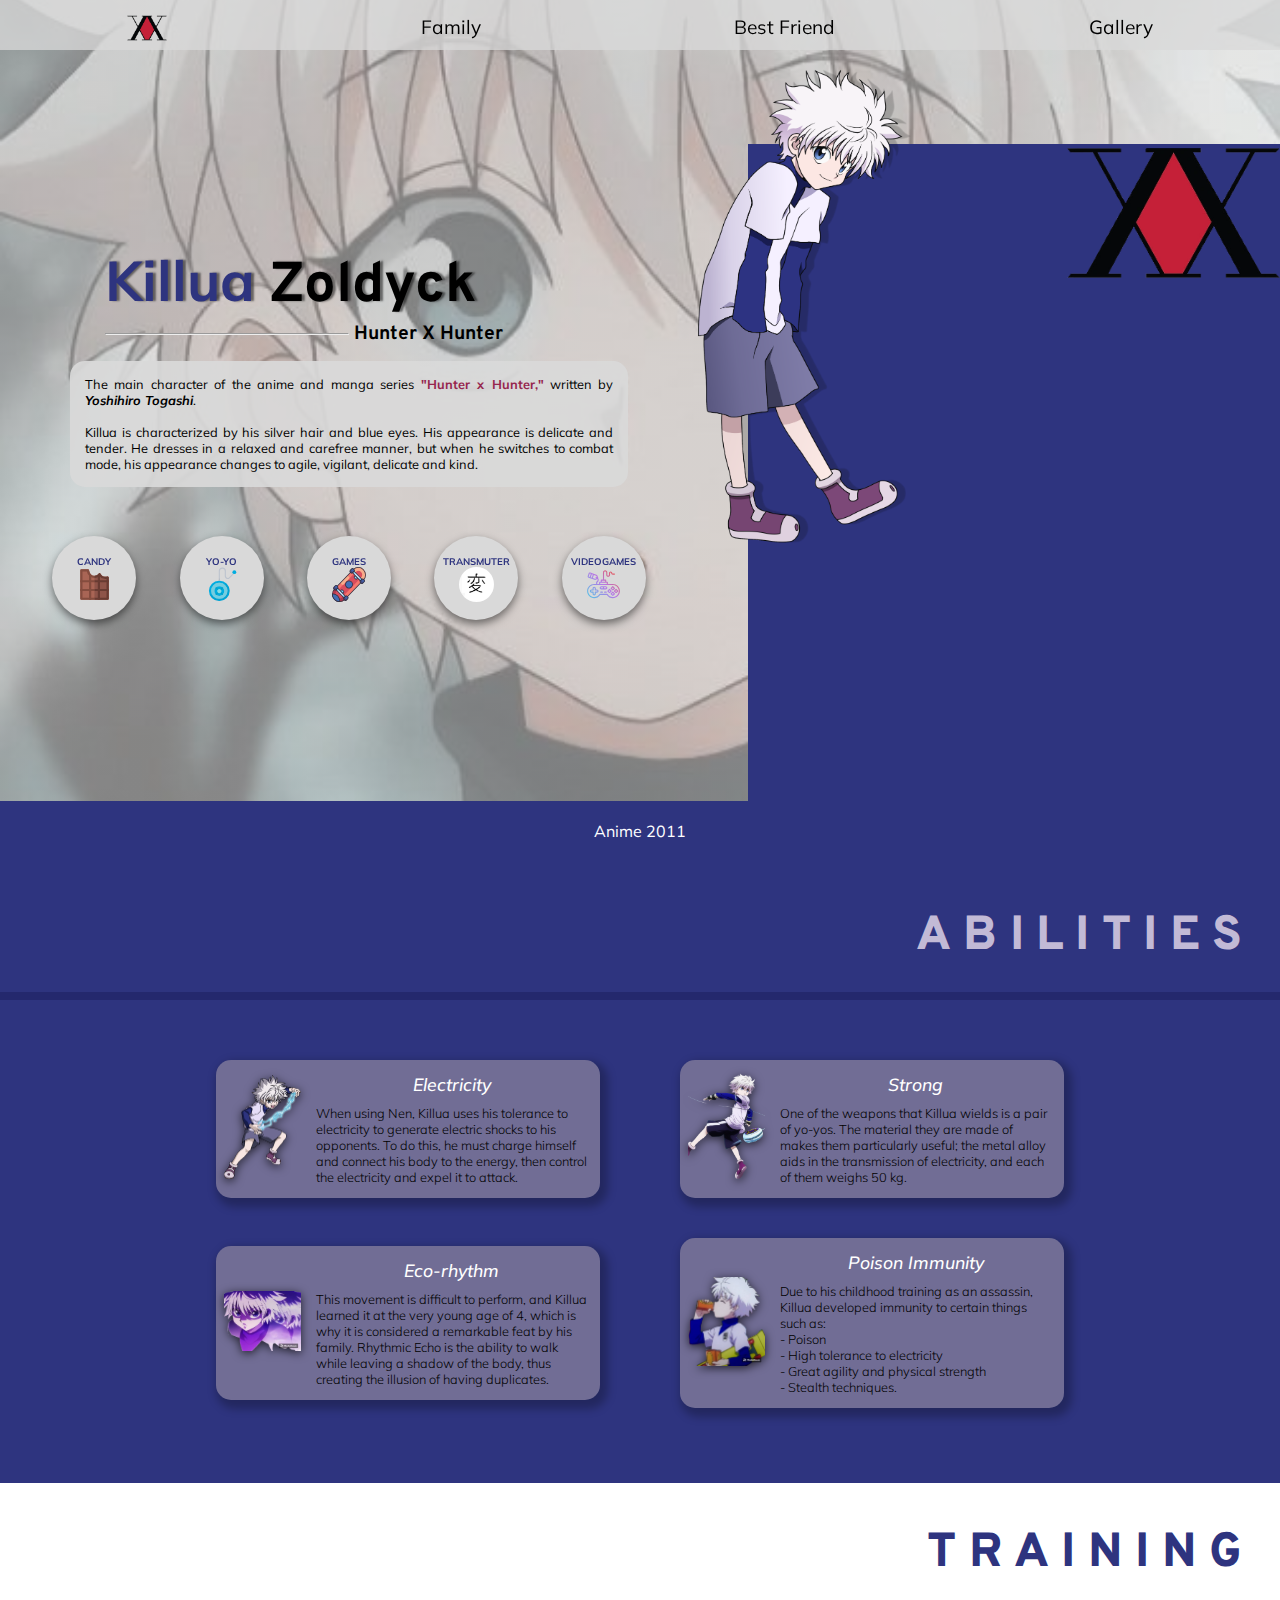
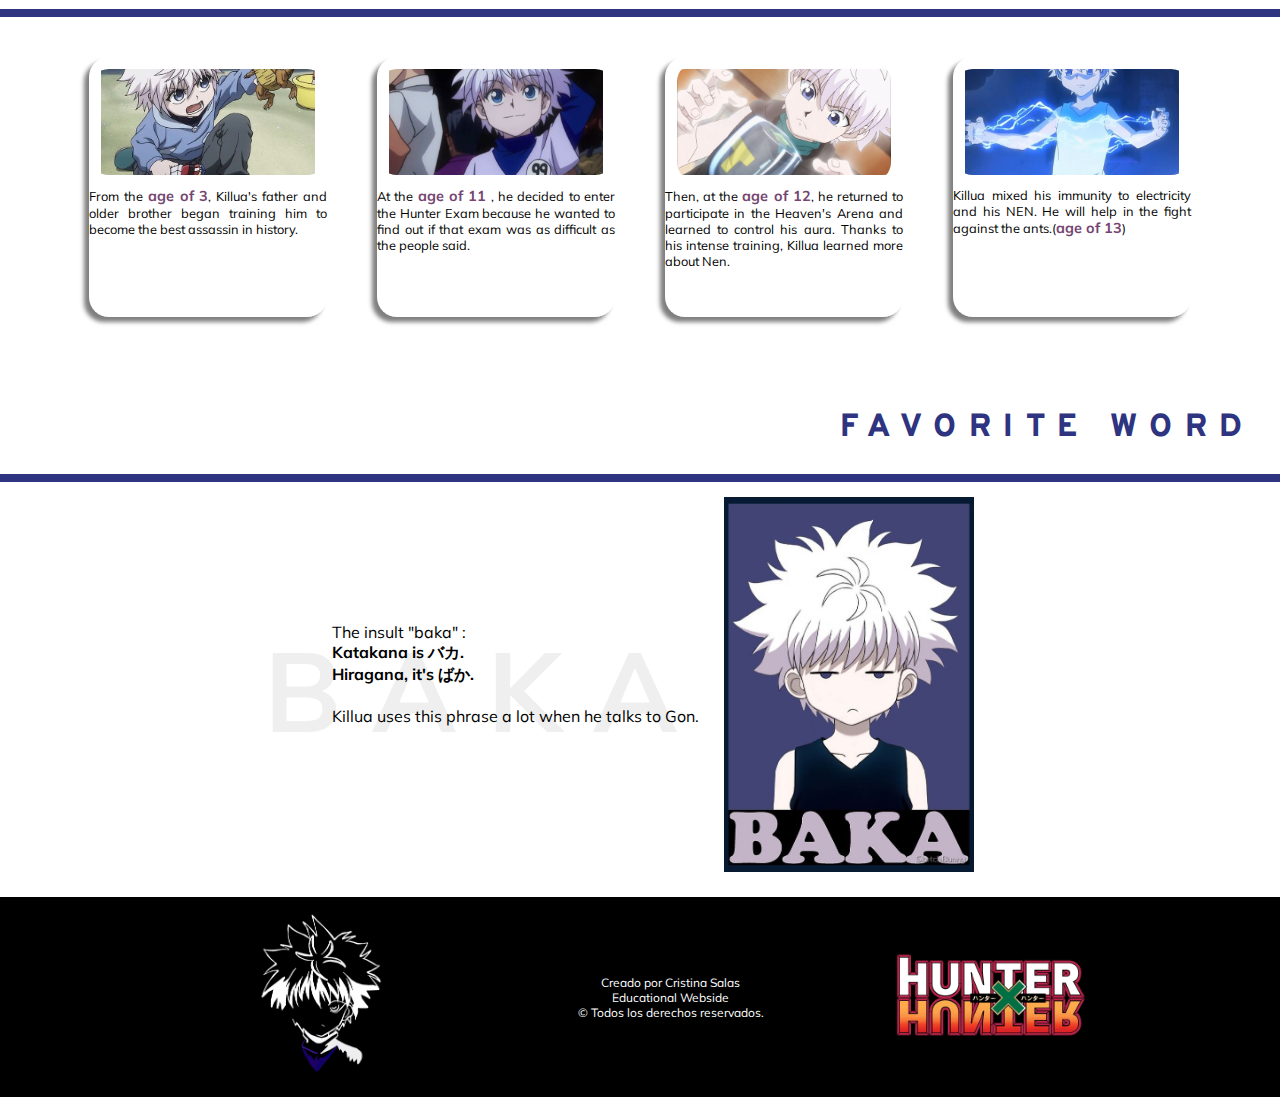
<file: index.html>
<!DOCTYPE html>
<html lang="en">
  <head>
    <meta charset="UTF-8" />
    <meta name="viewport" content="width=device-width, initial-scale=1.0" />
    <link rel="stylesheet" href="styles\reset.css" />
    <link rel="stylesheet" href="styles\main.css" />
    <link
      rel="stylesheet"
      href="styles/main-desktop.css"
      media="(min-width:1023px)"
    />
    <title>Killua-Zoldyck</title>
    <link
      href="https://cdn.jsdelivr.net/npm/bootstrap@5.3.1/dist/css/bootstrap.min.css"
      rel="stylesheet"
      integrity="sha384-4bw+/aepP/YC94hEpVNVgiZdgIC5+VKNBQNGCHeKRQN+PtmoHDEXuppvnDJzQIu9"
      crossorigin="anonymous"
    />
    <link
      rel="stylesheet"
      href="https://fonts.googleapis.com/css2?family=Material+Symbols+Outlined:opsz,wght,FILL,GRAD@24,400,0,0"
    />

    <link
      rel="shortcut icon"
      href="images\Hero\Hunter_Association_logo.webp"
      type="image/x-icon"
    />
  </head>
  <body>
    <header id="header">
      <nav id="navegation">
        <ul class="navegation_menu">
          <li>
            <a href="./index.html"
              ><b class="active">Home</b>
              <img src="images\Hero\Hunter_Association_logo.webp" alt="Home"
            /></a>
          </li>
          <li><a href="/sub-pages/family.html">Family</a></li>
          <li><a href="/sub-pages/best-friend.html">Best Friend</a></li>
          <li><a href="/sub-pages/gallery.html">Gallery</a></li>
        </ul>
      </nav>

      <div class="container-hero">
        <div class="container-hero-info">
          <div class="container-titles">
            <h1 class="title"><em>Killua</em> Zoldyck</h1>
            <div class="sub-title">
              <hr />
              <h5 class="sub-title-2">Hunter X Hunter</h5>
            </div>
          </div>



          <div class="container-paragraph">
            <p>
              The main character of the anime and manga series  <strong>"Hunter x Hunter,"</strong> written by <b>Yoshihiro Togashi</b>.
            </p>
            <br />
            <p>
              Killua is characterized by his silver hair and blue eyes. His appearance is delicate and tender. He dresses in a relaxed and carefree manner, but when he switches to combat mode, his appearance changes to agile, vigilant, delicate and kind.
            </p>
          </div>
          
          <div class="container-icons">
            <ul>
              <li>
                <h4 class="icons-title">CANDY</h4>
                <img src="images\Hero\Icons\chocolate.svg" alt="Chocolate" />
              </li>
              <li>
                <h4 class="icons-title">YO-YO</h4>
                <img src="images\Hero\Icons\yoyo.svg" alt="Yo-yo" />
              </li>
              <li>
                <h4 class="icons-title">GAMES</h4>
                <img src="images\Hero\Icons\skateboard.svg" alt="Skateboard" />
              </li>
              <li>
                <h4 class="icons-title">TRANSMUTER</h4>
                <img
                  src="images\Hero\Icons\imag_transmuter.jpg"
                  alt="Transmuter"
                  class="transmuter"
                />
              </li>
              <li>
                <h4 class="icons-title">VIDEOGAMES</h4>
                <img src="images\Hero\Icons\videogame.svg" alt="videogames" />
              </li>
            </ul>
            <div class="container-img-mobile">
              <img src="images\Hero\killua_hero.png" alt="posteer-killua" />
            </div>
          </div>
        </div>

        <div class="container-imagen">
          <div class="container-img-desktop">
            <img
              src="images\Hero\killua_hero.png"
              alt="posteer-killua"
              class="killua"
            />
            <div class="container-hunter">
              <img
                src="images\Hero\Hunter_Association_logo.webp"
                alt="hunter"
                class="hunter"
              />
            </div>
          </div>
        </div>
      </div>

      <p class="footer-hero" >Anime 2011</p>
    </header>

    <section id="abilities">
      <h2 class="abilities-title">ABILITIES</h2>

      <div class="container-articles">
        <article class="container-article">
          <div class="container-img-abilities">
            <img
              src="images\abilities\Killua_Zoldyck_electricity.webp"
              alt="Electricity"
            />
          </div>
          <div class="container-abilities">
            <h5>Electricity</h5>
            <p>
              When using Nen, Killua uses his tolerance to electricity to
              generate electric shocks to his opponents. To do this, he must
              charge himself and connect his body to the energy, then control
              the electricity and expel it to attack.
            </p>
          </div>
        </article>
        <article class="container-article">
          <div class="container-img-abilities">
            <img src="images\abilities\killua-yoyo.png" alt="Strong" />
          </div>
          <div class="container-abilities">
            <h5>Strong</h5>
            <p>
              One of the weapons that Killua wields is a pair of yo-yos. The
              material they are made of makes them particularly useful; the
              metal alloy aids in the transmission of electricity, and each of
              them weighs 50 kg.
            </p>
          </div>
        </article>
        <article class="container-article">
          <div class="container-img-abilities">
            <img src="images\abilities\eco-ritmo.png" alt="Eco-rhythm" />
          </div>
          <div class="container-abilities">
            <h5>Eco-rhythm</h5>
            <p>
              This movement is difficult to perform, and Killua learned it at
              the very young age of 4, which is why it is considered a
              remarkable feat by his family. Rhythmic Echo is the ability to
              walk while leaving a shadow of the body, thus creating the
              illusion of having duplicates.
            </p>
          </div>
        </article>
        <article class="container-article">
          <div class="container-img-abilities">
            <img
              src="images\abilities\poison_immunity.png"
              alt="Poison Immunity"
            />
          </div>
          <div class="container-abilities">
            <h5>Poison Immunity</h5>
            <p>
              Due to his childhood training as an assassin, Killua developed
              immunity to certain things such as: <br />
              - Poison <br />
              - High tolerance to electricity <br />
              - Great agility and physical strength <br />
              - Stealth techniques.
            </p>
          </div>
        </article>
      </div>
    </section>

    <section id="training">
      <h2 class="training-title">TRAINING</h2>
      <div class="training-container">
        <div class="card contenedor-trainer">
          <div class="container-img-trainer">
            <img
              src="images\Training\killua_3_years.jpg"
              class="card-img-top"
              alt="..."
            />
          </div>

          <div class="card-body">
            <p class="card-text">
              From the <strong class="age">age of 3</strong>, Killua's father
              and older brother began training him to become the best assassin
              in history.
            </p>
          </div>
        </div>

        <div class="card contenedor-trainer">
          <div class="container-img-trainer">
            <img
              src="images\Training\killua_11_years.jpg"
              class="card-img-top"
              alt="..."
            />
          </div>

          <div class="card-body">
            <p class="card-text">
              At the <strong class="age">age of 11</strong> , he decided to
              enter the Hunter Exam because he wanted to find out if that exam
              was as difficult as the people said.
            </p>
          </div>
        </div>
        <div class="card contenedor-trainer">
          <div class="container-img-trainer">
            <img
              src="images\Training\killua_12_years.jpg"
              class="card-img-top"
              alt="..."
            />
          </div>

          <div class="card-body">
            <p class="card-text">
              Then, at the <strong class="age">age of 12</strong>, he returned
              to participate in the Heaven's Arena and learned to control his
              aura. Thanks to his intense training, Killua learned more about
              Nen.
            </p>
          </div>
        </div>
        <div class="card contenedor-trainer">
          <div class="container-img-trainer">
            <img
              src="images\Training\killua_13_years.jpg"
              class="card-img-top"
              alt="..."
            />
          </div>

          <div class="card-body">
            <p class="card-text">
              Killua mixed his immunity to electricity and his NEN. He will help
              in the fight against the ants.(<strong class="age"
                >age of 13</strong
              >)
            </p>
          </div>
        </div>
      </div>
    </section>

    <section id="favorite-word">
      <p class="texto-fondo">B A K A</p>
      <div class="container-favorite">
        <h2 class="favorite-word-title">FAVORITE WORD</h2>
        <article class="favorite-word-parrafo">
          <div class="fav-parra">
            The insult "baka" : <br />
            <div class="container-favorite-word">
              <strong> Katakana is バカ.</strong>
              <br />
              <strong>Hiragana, it's ばか.</strong>
              <br /><br />
              <p>Killua uses this phrase a lot when he talks to Gon.</p>
            </div>
            <br />
          </div>
          <img src="images\baka.jpg" alt="word" />
        </article>
      </div>
    </section>

    <footer>
      <div class="container-footer-img">
        <img src="images\footer\background_footer.png" alt="footer killua" />
      </div>
      <div class="container-footer">
        <div class="container-footer-info">
          <p>
            Creado por Cristina Salas <br />
            Educational Webside
          </p>
          <p>© Todos los derechos reservados.</p>
        </div>
        <div class="container-footer-logo">
          <img src="images\footer\Hunter-x-Hunter-Logo.png" alt="logo hunter" />
        </div>
      </div>
    </footer>

    <div class="container-button">
      <div id="buttonToggle" class="btn-float">
        <span class="material-symbols-outlined"> home </span>
      </div>
    </div>

    <script src="script\main.js"></script>
    <script
      src="https://cdn.jsdelivr.net/npm/bootstrap@5.3.1/dist/js/bootstrap.bundle.min.js"
      integrity="sha384-HwwvtgBNo3bZJJLYd8oVXjrBZt8cqVSpeBNS5n7C8IVInixGAoxmnlMuBnhbgrkm"
      crossorigin="anonymous"
    ></script>
  </body>
</html>
</file>
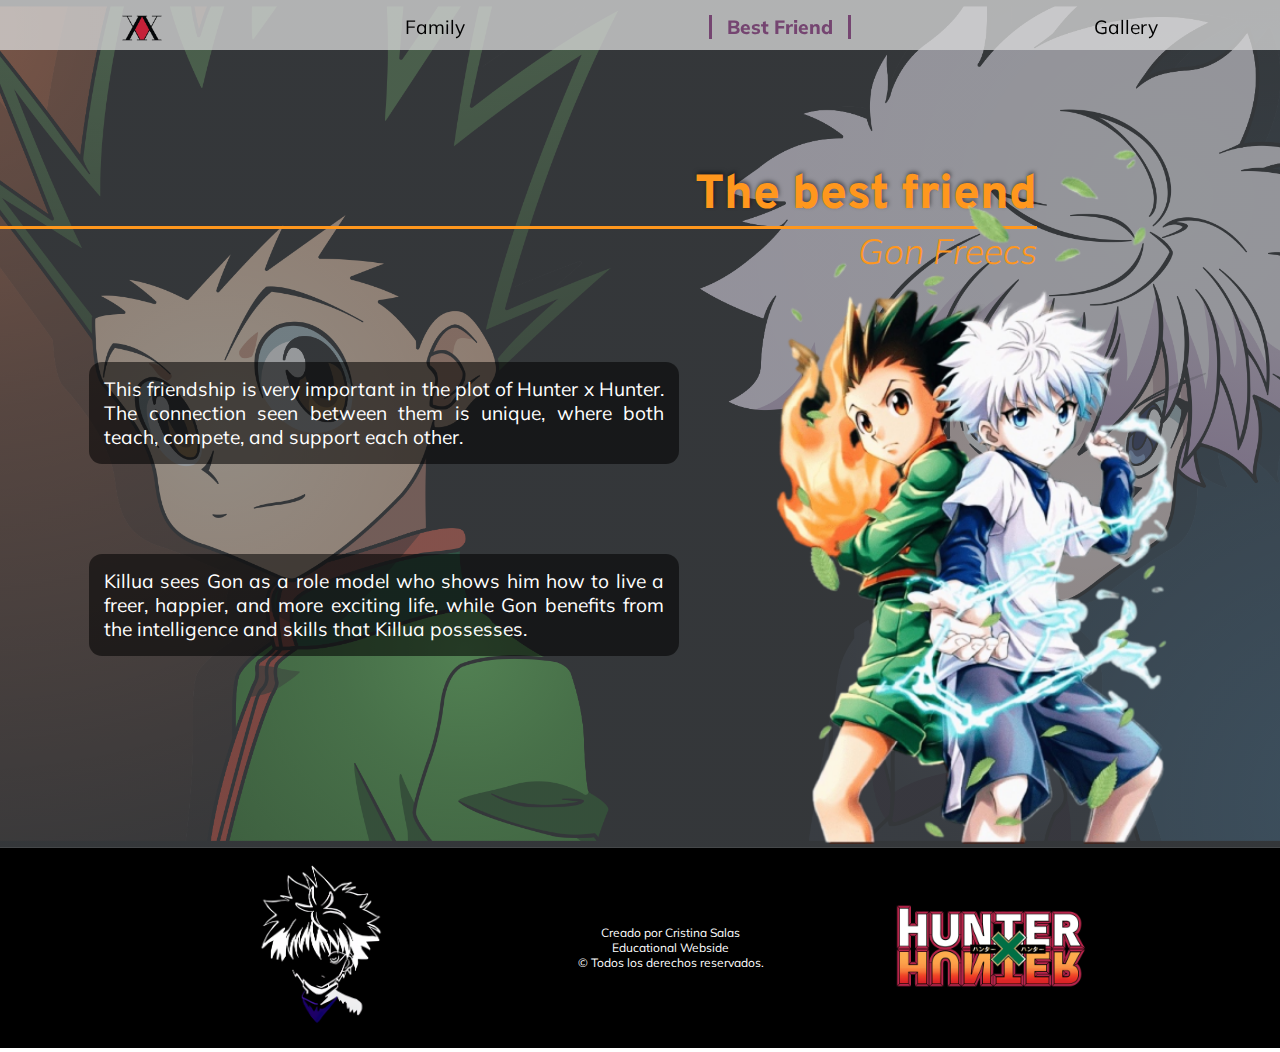
<file: sub-pages/best-friend.html>
<!DOCTYPE html>
<html lang="en">
  <head>
    <meta charset="UTF-8" />
    <meta name="viewport" content="width=device-width, initial-scale=1.0" />
    <link rel="stylesheet" href="../styles/reset.css" />
    <link rel="stylesheet" href="../styles/main.css" />
    <link rel="stylesheet" href="../styles/styles-sub-pages/best-friend.css" />
    <link
      rel="stylesheet"
      href="../styles/main-desktop.css"
      media="(min-width:1023px)"
    />
    <link
      rel="stylesheet"
      href="../styles/styles-sub-pages/best-friend-desktop.css"
    />
    <title>Killua-Zoldyck</title>
    <link
      href="https://cdn.jsdelivr.net/npm/bootstrap@5.3.1/dist/css/bootstrap.min.css"
      rel="stylesheet"
      integrity="sha384-4bw+/aepP/YC94hEpVNVgiZdgIC5+VKNBQNGCHeKRQN+PtmoHDEXuppvnDJzQIu9"
      crossorigin="anonymous"
    />
    <link
      rel="stylesheet"
      href="https://fonts.googleapis.com/css2?family=Material+Symbols+Outlined:opsz,wght,FILL,GRAD@24,400,0,0"
    />

    <link
      rel="shortcut icon"
      href="../images/Hero/Hunter_Association_logo.webp"
      type="image/x-icon"
    />
  </head>
  <body>
    <header>
      <nav id="navegation">
        <ul class="navegation_menu">
          <li>
            <a href="../index.html"
              ><b>Home</b>
              <img src="..\images\Hero\Hunter_Association_logo.webp" alt="Home"
            /></a>
          </li>
          <li><a href="family.html">Family</a></li>
          <li><a href="best-friend.html" class="active">Best Friend</a></li>
          <li><a href="gallery.html">Gallery</a></li>
        </ul>
      </nav>
    </header>

    <section id="best-friend">
      <div class="container-best-friend">
        <div class="container-title">
          <h3>The best friend</h3>
          <h5>Gon Freecs</h5>
        </div>
        <article class="container-best-friend-p">
          <p class="container-p">
            This friendship is very important in the plot of Hunter x Hunter.
            The connection seen between them is unique, where both teach,
            compete, and support each other.
          </p>
          <br /><br />
          <p class="container-p p2">
            Killua sees Gon as a role model who shows him how to live a freer,
            happier, and more exciting life, while Gon benefits from the
            intelligence and skills that Killua possesses.
          </p>
        </article>
      </div>
      <div class="container-best-friend-img">
        <img src="../images/bestfriend/friends.png" alt="best-friends" />
      </div>
    </section>

    <footer>
      <div class="container-footer-img">
        <img src="..\images\footer\background_footer.png" alt="footer killua" />
      </div>
      <div class="container-footer">
        <div class="container-footer-info">
          <p>
            Creado por Cristina Salas <br />
            Educational Webside
          </p>
          <p>© Todos los derechos reservados.</p>
        </div>
        <div class="container-footer-logo">
          <img
            src="..\images\footer\Hunter-x-Hunter-Logo.png"
            alt="logo hunter"
          />
        </div>
      </div>
    </footer>

    <div class="container-button">
      <div id="buttonToggle" class="btn-float">
        <span class="material-symbols-outlined"> home </span>
      </div>
    </div>

    <script src="../script/main.js"></script>
    <script
      src="https://cdn.jsdelivr.net/npm/bootstrap@5.3.1/dist/js/bootstrap.bundle.min.js"
      integrity="sha384-HwwvtgBNo3bZJJLYd8oVXjrBZt8cqVSpeBNS5n7C8IVInixGAoxmnlMuBnhbgrkm"
      crossorigin="anonymous"
    ></script>
  </body>
</html>
</file>
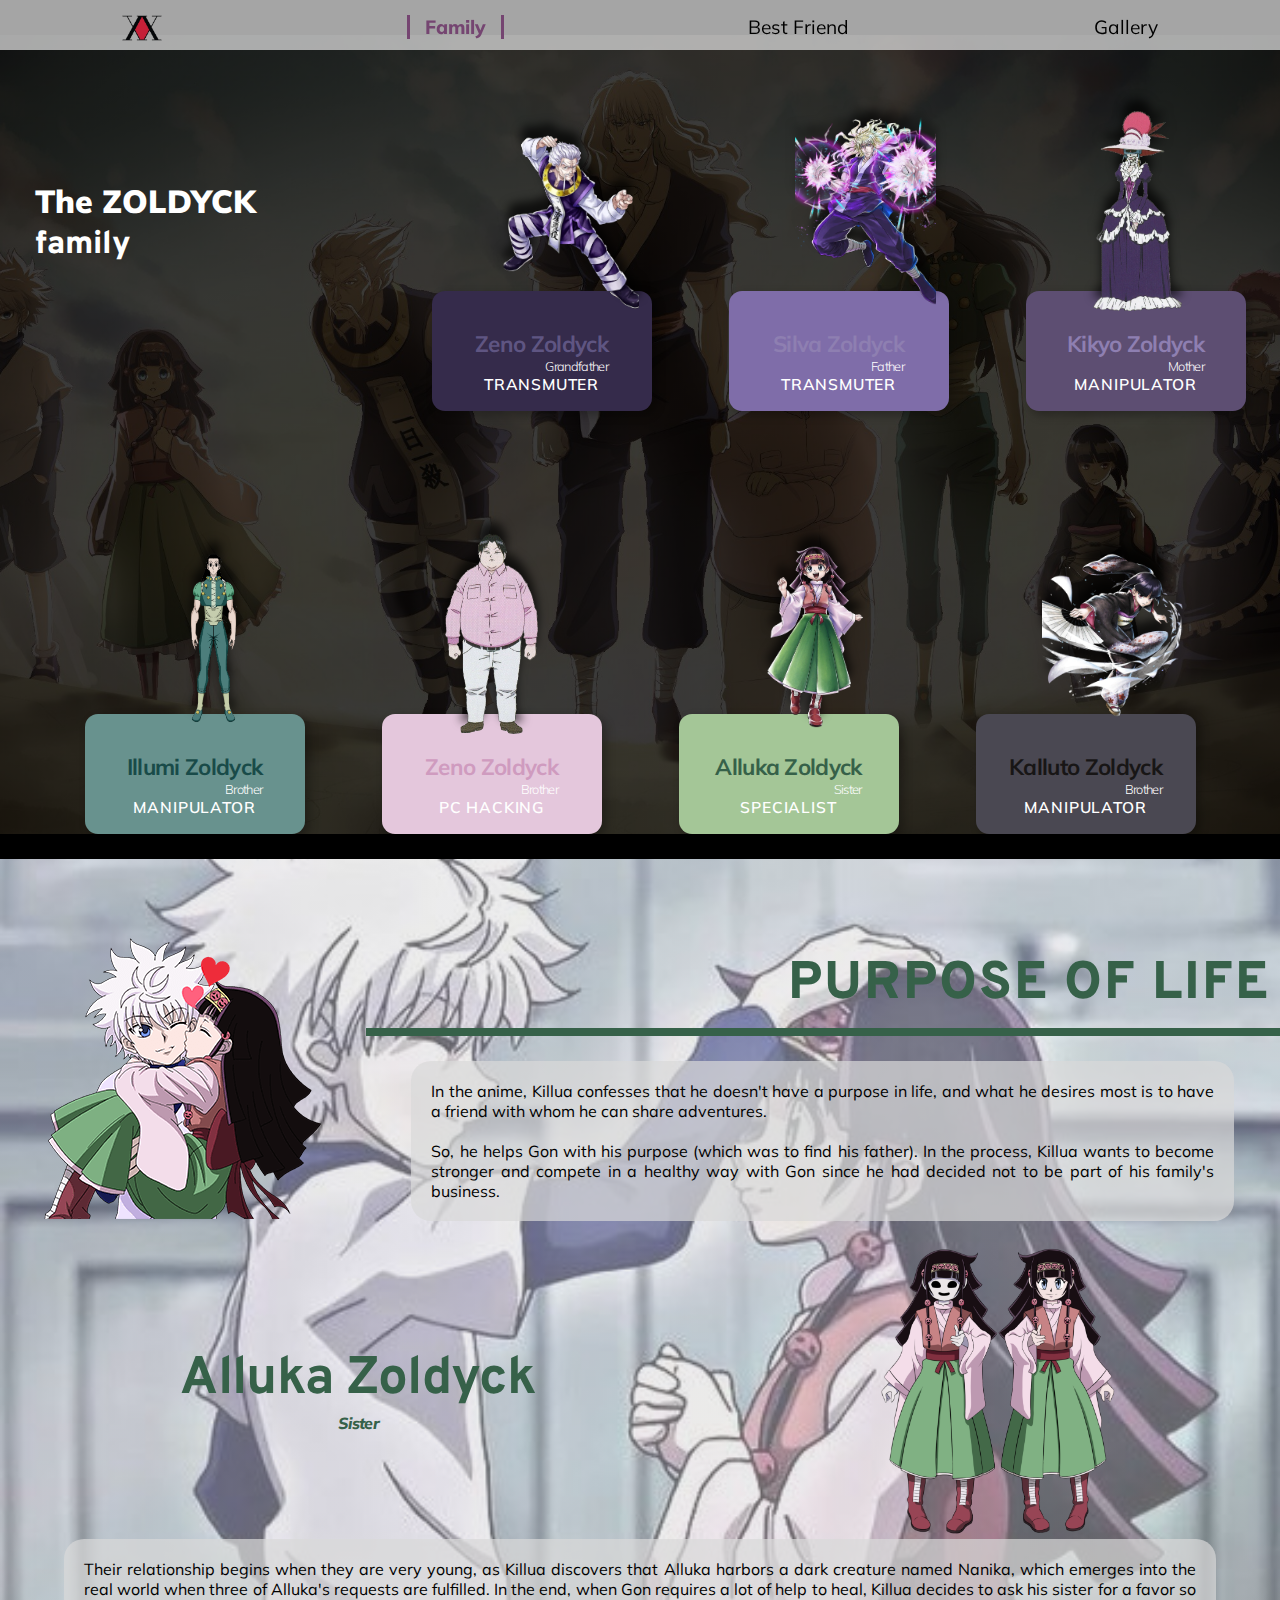
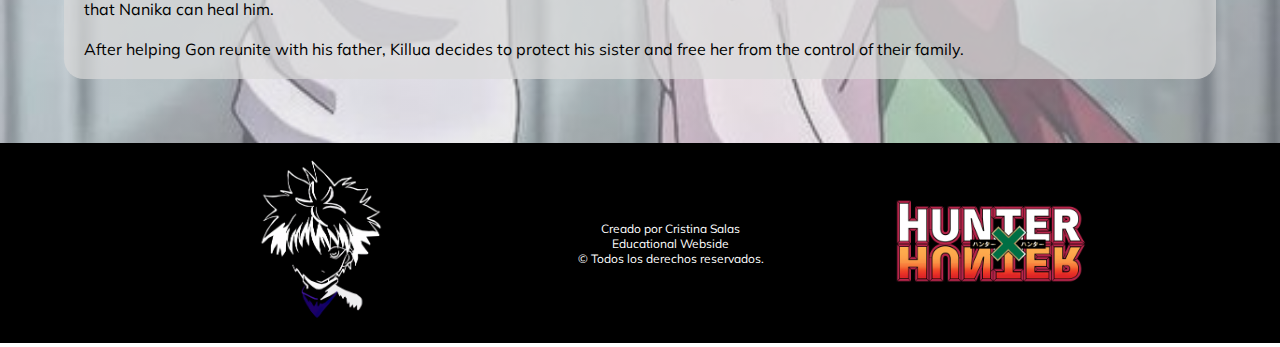
<file: sub-pages/family.html>
<!DOCTYPE html>
<html lang="en">
  <head>
    <meta charset="UTF-8" />
    <meta name="viewport" content="width=device-width, initial-scale=1.0" />
    <link rel="stylesheet" href="../styles/reset.css" />
    <link rel="stylesheet" href="../styles/main.css" />
    <link rel="stylesheet" href="../styles/styles-sub-pages/family.css" />
    <link
      rel="stylesheet"
      href="../styles/main-desktop.css"
      media="(min-width:1023px)"
    />
    <link
      rel="stylesheet"
      href="../styles/styles-sub-pages/family-desktop.css"
    />
    <title>Killua-Zoldyck</title>
    <link
      href="https://cdn.jsdelivr.net/npm/bootstrap@5.3.1/dist/css/bootstrap.min.css"
      rel="stylesheet"
      integrity="sha384-4bw+/aepP/YC94hEpVNVgiZdgIC5+VKNBQNGCHeKRQN+PtmoHDEXuppvnDJzQIu9"
      crossorigin="anonymous"
    />
    <link
      rel="stylesheet"
      href="https://fonts.googleapis.com/css2?family=Material+Symbols+Outlined:opsz,wght,FILL,GRAD@24,400,0,0"
    />

    <link
      rel="shortcut icon"
      href="../images/Hero/Hunter_Association_logo.webp"
      type="image/x-icon"
    />
  </head>
  <body>
    <header>
      <nav id="navegation">
        <ul class="navegation_menu">
          <li>
            <a href="../index.html"
              ><b>Home</b>
              <img src="..\images\Hero\Hunter_Association_logo.webp" alt="Home"
            /></a>
          </li>
          <li><a href="family.html" class="active">Family</a></li>
          <li><a href="best-friend.html">Best Friend</a></li>
          <li><a href="gallery.html">Gallery</a></li>
        </ul>
      </nav>
    </header>

    <section id="family">
      <div class="container-family">
        <div class="container-family-title">
          <strong>The ZOLDYCK </strong> <br />family
        </div>
        <div class="container-family-person grandfather">
          <div class="container-family-img">
            <img src="../images/family/ZenoZoldyck.webp" alt="Grandfather" />
          </div>
          <div class="container-family-info">
            <h3>Zeno Zoldyck</h3>
            <h5>Grandfather</h5>
            <h4>TRANSMUTER</h4>
          </div>
        </div>
        <div class="container-family-person father">
          <div class="container-family-img">
            <img src="../images/family/SilvaZoldyck.webp" alt="Father" />
          </div>
          <div class="container-family-info">
            <h3>Silva Zoldyck</h3>
            <h5>Father</h5>
            <h4>TRANSMUTER</h4>
          </div>
        </div>
        <div class="container-family-person mother">
          <div class="container-family-img mom">
            <img src="../images/family/Kikyo_Zoldyck.webp" alt="Mother" style="object-fit: fill;" />
          </div>
          <div class="container-family-info">
            <h3>Kikyo Zoldyck</h3>
            <h5>Mother</h5>
            <h4>MANIPULATOR</h4>
          </div>
        </div>
        <div class="container-family-person brother">
          <div class="container-family-img">
            <img src="../images/family/IllumiZoldyck.png" alt="IllumiZoldyck" style="object-fit: fill;"/>
          </div>
          <div class="container-family-info">
            <h3>Illumi Zoldyck</h3>
            <h5>Brother</h5>
            <h4>MANIPULATOR</h4>
          </div>
        </div>
        <div class="container-family-person brother2">
          <div class="container-family-img brother-millu">
            <img
              src="../images/family/Milluki_Zoldyck.webp"
              alt="Milluki_Zoldyck" style="object-fit: fill;"
            />
          </div>
          <div class="container-family-info">
            <h3>Zeno Zoldyck</h3>
            <h5>Brother</h5>
            <h4>PC HACKING</h4>
          </div>
        </div>
        <div class="container-family-person sister">
          <div class="container-family-img">
            <img
              src="../images/family/AllukaZoldyck.webp"
              alt="AllukaZoldyck"
              height="200px"
            />
          </div>
          <div class="container-family-info">
            <h3>Alluka Zoldyck</h3>
            <h5>Sister</h5>
            <h4>SPECIALIST</h4>
          </div>
        </div>
        <div class="container-family-person brother3">
          <div class="container-family-img">
            <img
              src="../images/family/KallutoZoldyck.webp"
              alt="KallutoZoldyck"
              height="200px"
            />
          </div>
          <div class="container-family-info">
            <h3>Kalluto Zoldyck</h3>
            <h5>Brother</h5>
            <h4>MANIPULATOR</h4>
          </div>
        </div>
      </div>
    </section>

    <section id="sister">
      <div class="container-sister">
        <div class="container-purpose_life">
          <div class="container-purpose-life-img">
            <img src="../images/sister/brothers.png" alt="brothers" />
          </div>

          <div class="container-purpose-life-p">
            <h3>PURPOSE OF LIFE</h3>
            <p>
              In the anime, Killua confesses that he doesn't have a purpose in
              life, and what he desires most is to have a friend with whom he
              can share adventures. <br /><br />
              So, he helps Gon with his purpose (which was to find his father).
              In the process, Killua wants to become stronger and compete in a
              healthy way with Gon since he had decided not to be part of his
              family's business.
            </p>
          </div>
        </div>

        <div class="container-alluka">
          <div class="container-alluka-title">
            <h2>
              Alluka Zoldyck
              <span>Sister</span>
            </h2>
            <div class="alluka-img">
              <img src="../images/sister/alluka_nanika.png" alt="Nanika" />
            </div>
          </div>
        </div>

        <p class="alluka-paragraph">
          Their relationship begins when they are very young, as Killua
          discovers that Alluka harbors a dark creature named Nanika, which
          emerges into the real world when three of Alluka's requests are
          fulfilled. In the end, when Gon requires a lot of help to heal, Killua
          decides to ask his sister for a favor so that Nanika can heal him.
          <br />
          <br />
          After helping Gon reunite with his father, Killua decides to protect
          his sister and free her from the control of their family.
        </p>
      </div>
    </section>

    <footer>
      <div class="container-footer-img">
        <img src="..\images\footer\background_footer.png" alt="footer killua" />
      </div>
      <div class="container-footer">
        <div class="container-footer-info">
          <p>
            Creado por Cristina Salas <br />
            Educational Webside
          </p>
          <p>© Todos los derechos reservados.</p>
        </div>
        <div class="container-footer-logo">
          <img
            src="..\images\footer\Hunter-x-Hunter-Logo.png"
            alt="logo hunter"
          />
        </div>
      </div>
    </footer>

    <div class="container-button">
      <div id="buttonToggle" class="btn-float">
        <span class="material-symbols-outlined"> home </span>
      </div>
    </div>

    <script src="../script/main.js"></script>
    <script
      src="https://cdn.jsdelivr.net/npm/bootstrap@5.3.1/dist/js/bootstrap.bundle.min.js"
      integrity="sha384-HwwvtgBNo3bZJJLYd8oVXjrBZt8cqVSpeBNS5n7C8IVInixGAoxmnlMuBnhbgrkm"
      crossorigin="anonymous"
    ></script>
  </body>
</html>
</file>
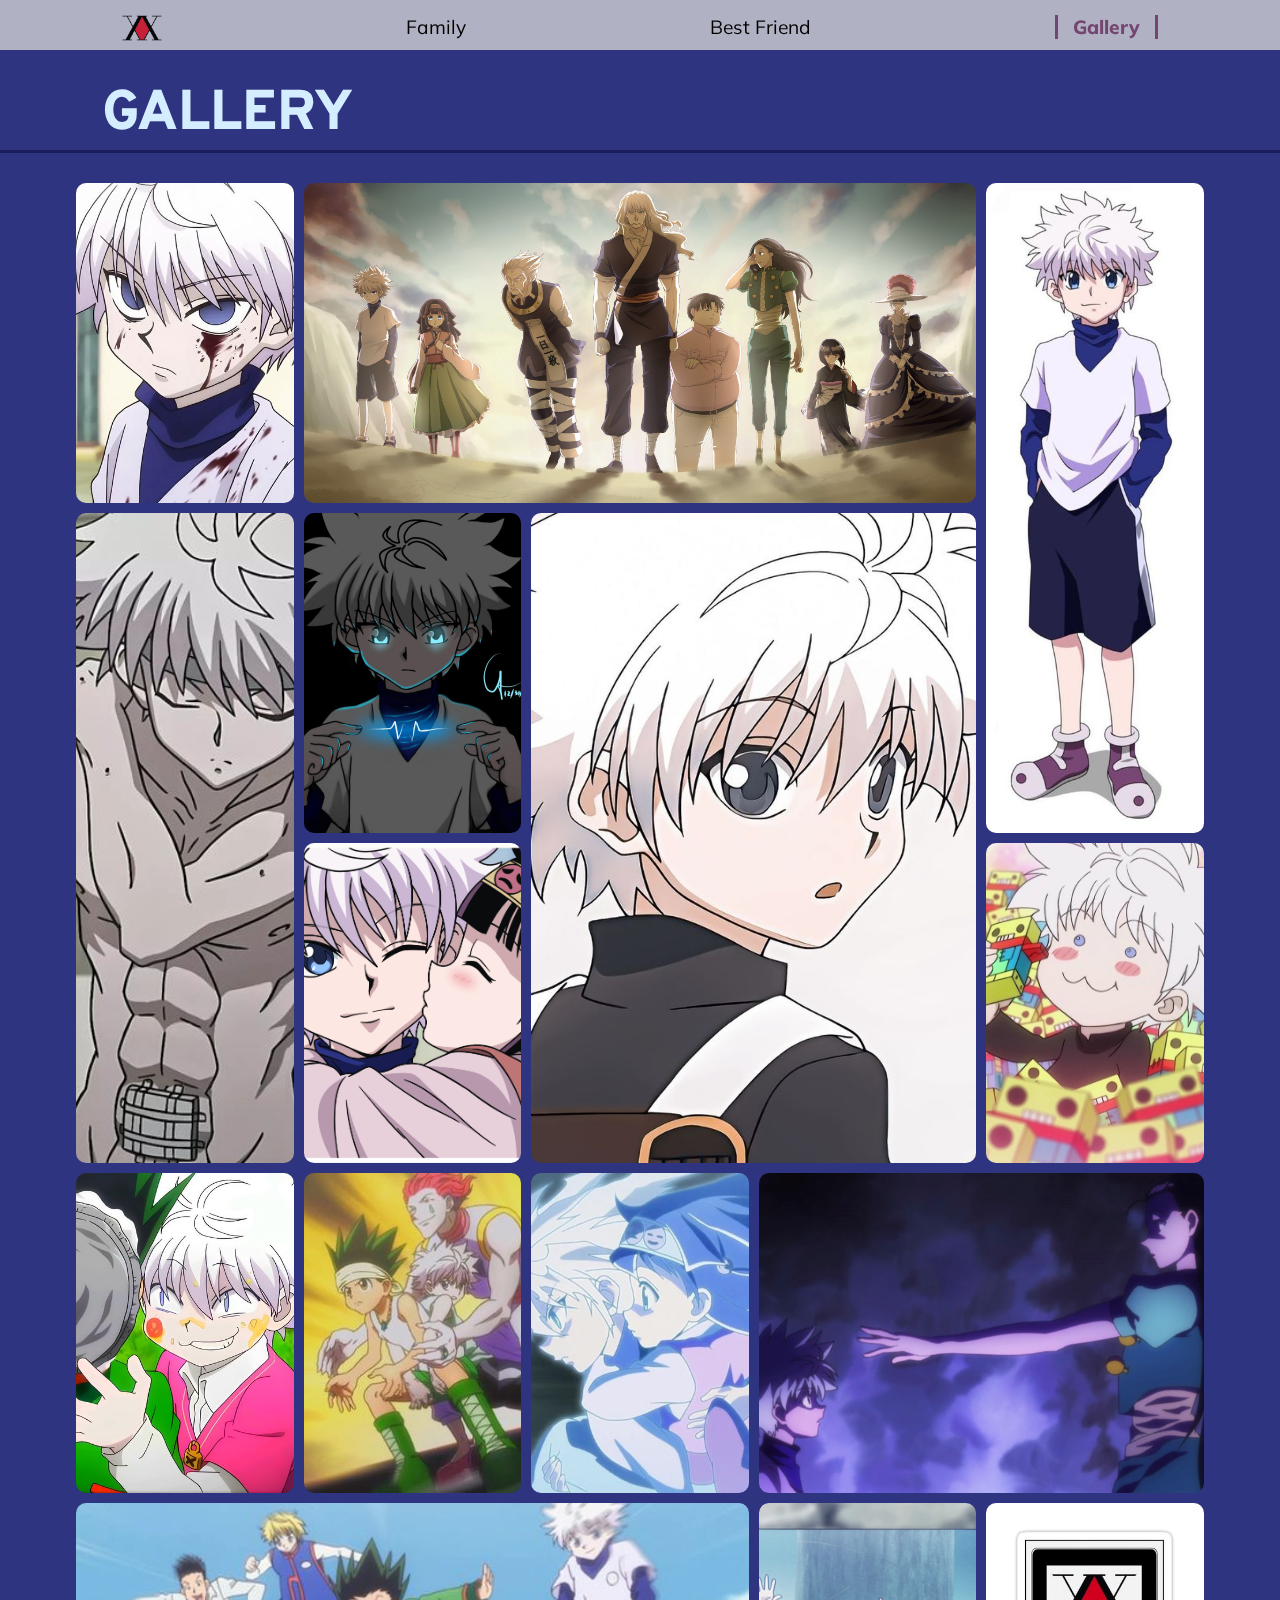
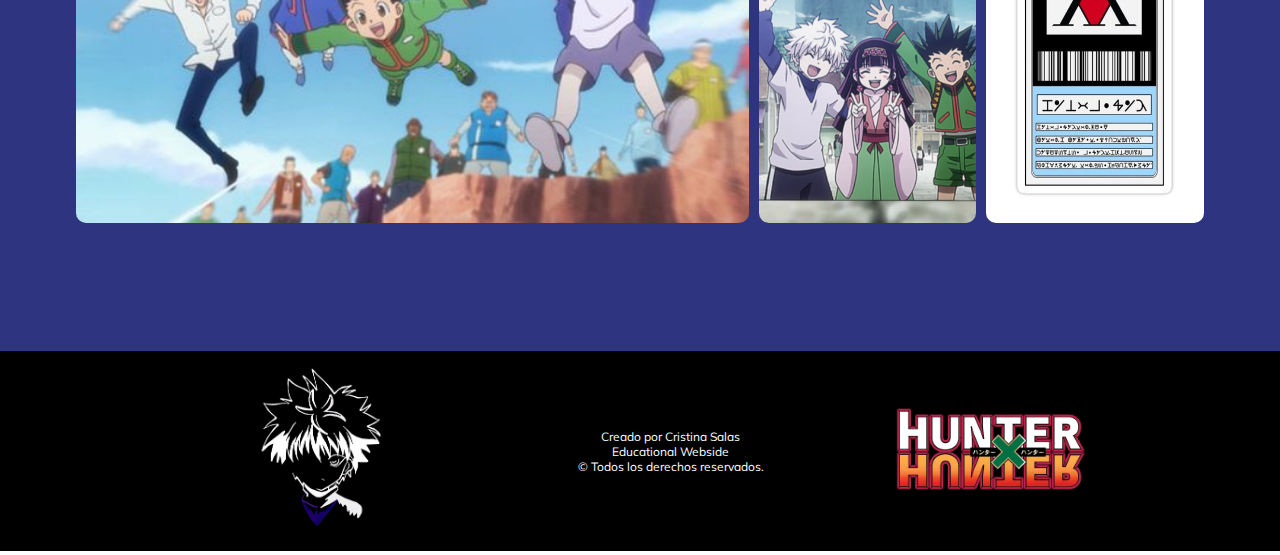
<file: sub-pages/gallery.html>
<!DOCTYPE html>
<html lang="en">
  <head>
    <meta charset="UTF-8" />
    <meta name="viewport" content="width=device-width, initial-scale=1.0" />
    <link rel="stylesheet" href="../styles/reset.css" />
    <link rel="stylesheet" href="../styles/main.css" />
    <link rel="stylesheet" href="../styles/styles-sub-pages/gallery.css" />
    <link
      rel="stylesheet"
      href="../styles/main-desktop.css"
      media="(min-width:1023px)"
    />
    <link
      rel="stylesheet"
      href="../styles/styles-sub-pages/gallery-desktop.css"
    />
    <title>Killua-Zoldyck</title>
    <link
      href="https://cdn.jsdelivr.net/npm/bootstrap@5.3.1/dist/css/bootstrap.min.css"
      rel="stylesheet"
      integrity="sha384-4bw+/aepP/YC94hEpVNVgiZdgIC5+VKNBQNGCHeKRQN+PtmoHDEXuppvnDJzQIu9"
      crossorigin="anonymous"
    />
    <link
      rel="stylesheet"
      href="https://fonts.googleapis.com/css2?family=Material+Symbols+Outlined:opsz,wght,FILL,GRAD@24,400,0,0"
    />

    <link
      rel="shortcut icon"
      href="../images/Hero/Hunter_Association_logo.webp"
      type="image/x-icon"
    />
  </head>
  <body>
    <header>
      <nav id="navegation">
        <ul class="navegation_menu">
          <li>
            <a href="../index.html"
              ><b>Home</b>
              <img src="..\images\Hero\Hunter_Association_logo.webp" alt="Home"
            /></a>
          </li>
          <li><a href="family.html">Family</a></li>
          <li><a href="best-friend.html" >Best Friend</a></li>
          <li><a href="gallery.html" class="active">Gallery</a></li>
        </ul>
      </nav>
    </header>
    <section id="gallery">
        <h2>GALLERY</h2>
        <div class="container-gallery">
            <div class="container-img ">
                <img src="../images/gallery/photo1.jpg" alt="Killua">
            </div>
            <div class="container-img img2">
                <img src="../images/family/family.jpg" alt="Killua">
            </div>
            <div class="container-img ">
                <img src="../images/gallery/photo3.jpg" alt="Killua">
            </div>
            <div class="container-img img4">
                <img src="../images/gallery/photo4.jpg" alt="Killua">
            </div>
            <div class="container-img img5">
                <img src="../images/gallery/photo5.jpg" alt="Killua">
            </div>
            <div class="container-img">
                <img src="../images/gallery/photo6.png" alt="Killua">
            </div>
            <div class="container-img img7">
                <img src="../images/gallery/photo7.jpg" alt="Killua">
            </div>

            <div class="container-img">
                <img src="../images/gallery/photo8.jpg" alt="Killua">
            </div>
            <div class="container-img img9">
                <img src="../images/gallery/photo9.jpg" alt="Killua">
            </div>
            <div class="container-img img10">
                <img src="../images/gallery/photo10.webp" alt="Killua">
            </div>
            <div class="container-img">
                <img src="../images/gallery/photo11.jpg" alt="Killua">
            </div>
            <div class="container-img img12">
                <img src="../images/gallery/photo12.jpg" alt="Killua">
            </div>
            <div class="container-img">
                <img src="../images/gallery/photo13.jpg" alt="Killua">
            </div>
            <div class="container-img img14">
                <img src="../images/gallery/photo14.jpg" alt="Killua">
            </div>
            <div class="container-img img15">
                <img src="../images/gallery/photo15.webp" alt="Killua">
            </div>

        </div>

    </section>



    <footer>
      <div class="container-footer-img">
        <img src="..\images\footer\background_footer.png" alt="footer killua" />
      </div>
      <div class="container-footer">
        <div class="container-footer-info">
          <p>
            Creado por Cristina Salas <br />
            Educational Webside
          </p>
          <p>© Todos los derechos reservados.</p>
        </div>
        <div class="container-footer-logo">
          <img
            src="..\images\footer\Hunter-x-Hunter-Logo.png"
            alt="logo hunter"
          />
        </div>
      </div>
    </footer>

    <div class="container-button">
      <div id="buttonToggle" class="btn-float">
        <span class="material-symbols-outlined"> home </span>
      </div>
    </div>

    <script src="../script/main.js"></script>
    <script
      src="https://cdn.jsdelivr.net/npm/bootstrap@5.3.1/dist/js/bootstrap.bundle.min.js"
      integrity="sha384-HwwvtgBNo3bZJJLYd8oVXjrBZt8cqVSpeBNS5n7C8IVInixGAoxmnlMuBnhbgrkm"
      crossorigin="anonymous"
    ></script>
  </body>
</html>
</file>
<file: styles/main-desktop.css>
@import url("https://fonts.googleapis.com/css2?family=Mulish:wght@200;300;400&family=Overpass:wght@100;300;400&display=swap");

.container-button {
  display: none;
}
.btn-float {
  display: none;
}
#header {
  background-position: 50% 50%;
  width: 100vw;
  padding: 0;
  padding-top: 5%;
}
/*  navegation bar for desktop */
#navegation {
  transition: none;
  overflow: visible;
  width: 100vw;
  padding: 0;
}
#navegation .navegation_menu {
  width: 100%;
  height: 50px;
  padding: 0;
  display: flex;
  justify-content: space-around;
  background-color: rgb(217 217 217 / 0.76);
}
#navegation .navegation_menu li {
  margin: 0;
  height: 100%;
  padding: 15px;
  transition: all 0.3s ease-in-out;
}
#navegation .navegation_menu li a:hover {
  color: var(--primary-color);
  cursor: pointer;
}
#navegation .navegation_menu li:hover {
  height: 50px;
  border-bottom: 4px solid var(--primary-color);
  background-color: #ffffffe5;
  font-weight: 600;
}
#navegation .navegation_menu li a b {
  display: none;
}
#navegation .navegation_menu li a img {
  display: block;
  width: 40px;
}
#header .container-hero {
  width: 100vw;
  height: 73vh;
  margin-top: 80px;
  flex-direction: row;
}
#header .container-hero .container-hero-info {
  width: 60%;
  margin-top: -80px;
}
#header .container-imagen {
  display: block;
  width: 50%;
  height: 100%;
}
#header .container-img-desktop {
  display: flex;
  position: relative;
  height: 100%;
  background-color: var(--primary-color);
  margin-left: 50px;
}
#header .container-img-desktop .killua {
  position: absolute;
  top: -75px;
  left: -50px;
  max-width: 40%;
  z-index: 2;
}
@media screen and (min-width: 768px) and (max-width: 1200px) {
  header .container-img-desktop .killua {
    position: absolute;
    top: -75px;
    left: -50px;
    width: 70%;
    max-width: 50%;
    z-index: 2;
  }
}

#header .container-img-desktop .container-hunter {
  padding: 20px;
}
#header .container-img-desktop .hunter {
  width: 40%;
  position: absolute;
  top: 0;
  right: 0;
}
#header .container-img-mobile {
  display: none;
}
/* Hero titles*/
#header .container-titles {
  margin: 0;
  padding: 0 35px;
  width: 80%;
  align-items: flex-start;
}
#header .container-titles .title {
  font-size: 3.5rem;
  width: 100%;
}
#header .container-titles .sub-title {
  width: 100%;
}
#header .container-titles .sub-title-2 {
  font-size: 1.2rem;
}
/* Hero paragraph*/

#header .container-paragraph {
  max-width: 80%;
  font-size: 0.8rem;
}
/* Hero icons*/
#header .container-icons {
  width: 100%;
  height: auto;
  margin-top: 5%;
}
#header .container-icons ul {
  width: 85%;
  margin: 0 auto;
  padding: 0;
  justify-content: space-between;
}
#header .container-icons ul li {
  padding: 5px;
  width: 84px;
  height: 84px;
  text-align: center;
  margin: 0;
  display: flex;
  justify-content: center;
  align-items: center;
  flex-direction: column;
}
#header .container-icons .icons-title {
  display: block;
  color: var(--primary-color);
  font-size: 0.6rem;
  font-weight: 700;
}
#header .container-icons img,
#header .container-icons ul li .transmuter {
  width: 47%;
  height: 47%;
}
#header .footer-hero {
  text-align: center;
  padding: 20px;
  background-color: var(--primary-color);
  color: #fff;
  margin: 0;
}

/* Abilities*/
#abilities {
  padding: 5px 0;
}

#abilities .abilities-title,#training .training-title , #favorite-word .favorite-word-title {
  font-size: 3rem;
  margin: 15px 0;
  width: 100%;
}

#abilities .container-articles {
  flex-direction: row;
  justify-content: center;
  flex-wrap: wrap;
  padding-top: 25px;
  padding-bottom: 50px;
}
#abilities .container-article {
  width: 30%;
  margin: 20px 40px;
}

/* SECTION FAVORITE WORD */

#favorite-word .texto-fondo {
    font-size: 7rem;
  }

  /* FOOTER */
footer {
    height: 200px;
  }

  footer .container-footer {
    flex-direction: row;
    justify-content: space-around;
  }

  footer .container-footer-img{
    height: 100%;
  }
  footer .container-footer-logo{
    width: 30%;
  }
</file>
<file: styles/main.css>
@import url("https://fonts.googleapis.com/css2?family=Mulish:wght@200;300;400&family=Overpass:wght@100;300;400&display=swap");

/* button for home */

.btn-float {
  position: fixed;
  right: 30px;
  bottom: 30px;
  color: #fff;
  background-color: var(--primary-color);
  width: 45px;
  height: 45px;
  border-radius: 190px;
  padding: 10px;
  z-index: 555;
}
#header {
  background-image: linear-gradient(
      to bottom,
      rgb(217 217 217 / 0.56),
      rgb(217 217 217 / 0.56)
    ),
    url("../images/Hero/background_hero.jpg");
  background-repeat: no-repeat;
  height: 100%;
  background-size: cover;
  background-position: center right;
  padding: 5% 0;
  width: 100vw;
}

/*  navegation bar for mobile */
#navegation {
  position: fixed;
  top: 0;
  left: 0;
  min-height: 0;
  max-height: 0;
  overflow: hidden;
  transition: max-height 0.3s ease-out;
  display: flex;
  justify-content: flex-start;
  z-index: 989;
}
#navegation .navegation_menu {
  width: 15rem;
  height: 100vh;
  background-color: var(--primary-color);
  padding: 50px;
}
#navegation .navegation_menu li {
  width: auto;
  margin: 20px;
  padding-bottom: 25px;
  text-align: center;
  color: #000;
  font-family: var(--font-title);
  font-size: 1.2rem;
  font-weight: 400;
}
#navegation .navegation_menu li a {
  color: #000;
  cursor: pointer;
  text-decoration: none;
}
#navegation .navegation_menu li a img {
  display: none;
}
/* Hero title*/

#header .container-hero,
#header .container-hero .container-hero-info,
#header .container-titles,
#header .container-titles .sub-title,
#header .container-icons {
  display: flex;
  align-items: center;
  justify-content: center;
  flex-direction: column;
}
#header .container-hero {
  width: 100vw;
}
#header .container-hero .container-hero-info {
  width: 100%;
}
/* Hero titles*/
#header .container-titles {
  margin: 0 auto;
  padding: 0 35px;
  width: 100%;
  align-items: flex-start;
}
#header .container-titles .title {
  width: 95%;
  margin: 0;
  font-family: var(--font-title);
  font-size: 2.6rem;
  font-weight: 700;
  text-shadow: 3px 0px 2px rgba(0, 0, 0, 0.5);
}
#header .container-titles .title em {
  color: var(--primary-color);
}
#header .container-titles .sub-title {
  flex-direction: row;
  justify-content: flex-start;
  width: 280px;
}
#header .container-titles .sub-title hr {
  width: 50%;
  color: var(--primary-color);
}
#header .container-titles .sub-title-2 {
  font-family: var(--font-title);
  font-size: 0.9rem;
  margin: 0 5px;
}
/* Hero paragraph*/
#header .container-paragraph {
  width: 90%;
  background-color: rgb(217 217 217 / 92%);
  padding: 15px;
  text-align: justify;
  margin: 15px auto;
  border-radius: 15px;
}
#header .container-paragraph p strong {
  color: #96264e;
}
#header .container-paragraph p b {
  font-style: italic;
}
/* Hero icons*/

#header .container-icons {
  width: 100vw;
  flex-direction: row;
  height: 450px;
  max-height: 450px;
}
#header .container-icons ul {
  display: flex;
  align-items: center;
  justify-content: space-evenly;
  padding: 0 15px;
  flex-wrap: wrap;
}
#header .container-icons ul li {
  background-color: #d9d9d9;
  border-radius: 50%;
  padding: 10px;
  width: 70px;
  height: 70px;
  margin: 5%;
  filter: drop-shadow(0px 4px 4px rgba(0, 0, 0, 0.5));
}
#header .container-icons .icons-title {
  display: none;
}
#header .container-icons img {
  height: 100%;
  object-fit: cover;
  overflow: hidden;
}
#header .container-icons ul li .transmuter {
  border-radius: 50%;
  width: 100%;
  height: 100%;
}
#header .container-img-mobile {
  height: 100%;
  text-align: center;
}
#header .container-img {
  width: 90%;
}
#header .container-img img {
  width: 100%;
  height: 100%;
  object-fit: fill;
}
#header .container-img-desktop,
.container-imagen {
  display: none;
}
#header .footer-hero {
  text-align: center;
  padding-top: 20px;
}

/* Abilities*/
#abilities {
  background-color: var(--primary-color);
  width: 100vw;
  margin: 0 auto;
}
#abilities .abilities-title {
  width: 100%;
  padding: 2%;
  color: #c2bad6;
  font-family: var(--font-title);
  font-size: 2rem;
  font-weight: 800;
  letter-spacing: 12.41px;
  border-bottom: 0.5rem solid rgba(26, 28, 92, 0.5);
  margin: 15px 0;
  text-align: end;
}
#abilities .container-articles {
  display: flex;
  align-items: center;
  justify-content: center;
  flex-direction: column;
}

#abilities .container-article {
  display: flex;
  align-items: center;
  justify-content: center;
  width: 80%;
  border-radius: 15px;
  background-color: var(--thrid-color);
  box-shadow: 4px 5px 8px 4px rgba(0, 0, 0, 0.25);

  padding: 8px;
  margin: 20px 0;
}
#abilities .container-article .container-img-abilities {
  width: 77px;
  min-width: 77px;
  max-width: 200px;
  margin-right: 10px;
}
#abilities .container-article .container-img-abilities img {
  width: 100%;
  height: 100%;
  object-fit: fill;
  filter: drop-shadow(0 2px 5px rgba(0, 0, 0, 0.7));
}
#abilities .container-article .container-abilities p {
  font-family: var(--font-texto);
  font-size: 0.8rem;
  font-weight: 300;
  padding: 5px;
}
#abilities .container-article .container-abilities h5 {
  color: #fff;
  font-family: var(--font-texto);
  font-size: 1.1rem;
  font-style: italic;
  font-weight: 500;
  text-align: center;
  margin: 5px 0;
}
/* Training*/

#training {
  width: 100%;
}
#training .training-title,
#favorite-word .container-favorite .favorite-word-title {
  width: 100%;
  padding: 2%;
  color: var(--primary-color);
  font-family: var(--font-title);
  font-size: 2rem;
  font-weight: 800;
  letter-spacing: 12.41px;
  border-bottom: 0.5rem solid var(--primary-color);
  margin: 15px 0;
  text-align: end;
}
#training .training-container {
  display: flex;
  align-items: center;
  justify-content: center;
  flex-wrap: wrap;
}
#training .contenedor-trainer {
  margin: 25px;
  background-color: #fff;
  border-radius: 20px;
  width: 238px;
  height: 260px;
  box-shadow: -5px 5px 4px 0px rgba(0, 0, 0, 0.5);
}
#training .container-img-trainer {
  height: 106px;
  display: flex;
  justify-content: center;
  align-items: center;
  margin: 5% auto;
  overflow: hidden;
  border-radius: 20px;
}
#training .contenedor-trainer img {
  width: 90%;
  border-radius: 20px;
  margin: 5%;
}

#training .contenedor-trainer .age {
  color: var(--secondary-color);
  font-size: 0.9rem;
}
#training .card-text {
  font-size: 0.8rem;
  text-align: justify;
}

/* SECTION FAVORITE WORD */

#favorite-word {
  width: 100%;
  position: relative;
  color: #00000010; /* Color del texto "BAKA" */
  width: 100%;
  padding: 25px 0;
}

#favorite-word .texto-fondo {
  position: absolute;
  top: 60%;
  left: 40%;
  transform: translate(-60%, -40%);
  font-weight: bold;
  font-size: 3rem;
}
@media screen and (min-width: 425px) {
  #favorite-word .texto-fondo {
    font-size: 4rem;
  }
  #favorite-word .container-favorite .favorite-word-parrafo img {
    width: 150px;
  }
}

#favorite-word .container-favorite .favorite-word-parrafo {
  color: #000;
  display: flex;
  align-items: center;
  justify-content: center;
  flex-direction: column;
  width: 100%;
  padding: 0;
  background-color: #fff;
}
#favorite-word .container-favorite .favorite-word-parrafo .fav-parra {
  margin: 25px;
}
#favorite-word .container-favorite .favorite-word-parrafo img {
  width: 50%;
  z-index: 5;
}
@media screen and (min-width: 600px) {
  #favorite-word .container-favorite .favorite-word-parrafo {
    flex-direction: row;
  }
  #favorite-word .container-favorite .favorite-word-parrafo img {
    max-width: 250px;
  }
}

/* FOOTER */
footer {
  background-color: #000;
  color: #fff;
  width: 100%;
  display: flex;
  align-items: center;
  justify-content: center;
  margin: 0 auto;
}

footer .container-footer-img {
  width: 30%;
}
footer .container-footer-img img {
  width: 100%;
  height: 100%;
  object-fit: contain;
}
footer .container-footer {
  display: flex;
  align-items: center;
  justify-content: center;
  flex-direction: column;
  width: 50%;
  height: 163px;
  text-align: center;
}
footer .container-footer .container-footer-info {
  font-family: var(--font-title);
  font-size: 12px;
  font-weight: 400;
  line-height: 14px; /* 14.232px */
}
footer .container-footer-logo {
  width: 50%;
  max-height: 200px;
}
footer .container-footer-logo img {
  width: 100%;
  height: 100%;
  object-fit: fill;
}
@media screen and (min-width: 500px)and (max-width: 1028px) {
  footer .container-footer-img {
    width: 30%;
  }
  footer .container-footer-logo {
    width: 30%;
  }
}
</file>
<file: styles/styles-sub-pages/best-friend.css>
#best-friend {
  background-image: linear-gradient(
      to bottom,
      rgba(80, 84, 88, 0.6),
      rgba(80, 84, 88, 0.6)
    ),
    url("../../images/bestfriend/background_friends.png");
  background-repeat: no-repeat;
  height: 100%;
  background-size: cover;
  background-position: center;
  padding: 8% 0;
  width: 100vw;
  position: relative;
}
#best-friend .container-best-friend {
  width: 100vw;
  margin: 0 auto;
}
#best-friend .container-title {
  width: 90%;
  padding-top: 5%;
}
#best-friend .container-title h3 {
  width: 90%;
  color: #ff971d;
  text-shadow: 1px -2px 4px rgba(0, 0, 0, 0.5);
  font-family: var(--font-title);
  font-size: 1.7rem;
  font-weight: 800;
  border-bottom: 0.2rem solid #ff971d;
  text-align: end;
}
#best-friend .container-title h5 {
  width: 100%;
  color: #ff971d;
  font-size: 1rem;
  font-style: italic;
  font-weight: 300;
  text-align: end;
}

#best-friend .container-best-friend-p {
  display: flex;
  align-items: center;
  justify-content: start;
  flex-direction: column;
  margin: 20px auto;
  width: 90%;
}

#best-friend .container-p {
  color: #fff;
  font-family: var(--font-texto);
  font-size: 0.9rem;
  font-weight: 400;
  text-align: justify;
  padding: 15px;
  margin: 20px;
  background: rgba(0, 0, 0, 0.55);
  border-radius: 13px;
}


#best-friend .container-best-friend-img {
    display: none;
}
</file>
<file: styles/styles-sub-pages/best-friend-desktop.css>
@media screen and (min-width: 426px) {
  #best-friend .container-p {
    margin: 25px;
  }
  #best-friend .container-best-friend-p {
    width: 80%;
    margin: auto;
  }
  #best-friend .container-p {
    font-size: 1.2rem;
  }
}

@media screen and (min-width: 930px) {
  #best-friend .container-best-friend-p {
    width: 60%;
    margin: 5%;
  }
  #best-friend .container-title h3 {
    font-size: 3rem;
  }
  #best-friend .container-title h5 {
    font-size: 2.2rem;
    width: 90%;
  }
  #best-friend .container-best-friend-img {
    display: block;
    position: absolute;
    bottom: 0;
    right: 0;
    z-index: 2;
  }
  #best-friend .container-best-friend-img img {
    height: 600px;
  }
}

@media screen and (min-width: 1164px) {
    #best-friend .container-best-friend-p {
        width: 50%;
      }
      #best-friend .container-best-friend-img img {
        width: 420px;
        max-width: 420px;
        height: auto;
      }
      #best-friend .container-best-friend-img {
        right: 95px;

      }

}
@media screen and (min-width: 1364px) {

      #best-friend .container-best-friend-img {
        right: 161px;

      }

}
</file>
<file: styles/styles-sub-pages/family.css>
@import url("https://fonts.googleapis.com/css2?family=Mulish:wght@200;300;400&family=Overpass:wght@100;300;400&display=swap");

/* Family's Section */
#family {
  width: 100vw;
  height: 100%;
  background-color: rgba(0, 0, 0, 0.84);
  padding-top: 25px;
  padding-bottom: 25px;
}
#family .container-family {
  display: flex;
  align-items: center;
  justify-content: center;
  flex-wrap: wrap;
  gap: 26px 5px;
  height: 100%;
  margin-top: 10px;
}
#family .container-family-title {
  color: #fff;
  font-family: var(--font-title);
  font-size: 1.8rem;
  font-weight: 800;
  width: 40%;
  margin: 5px;
}
#family .container-family-person {
  display: flex;
  align-items: center;
  justify-content: center;
  flex-direction: column;
  position: relative;
  box-shadow: 4px 4px 8px 1px rgba(0, 0, 0, 0.25);
  border-radius: 13px;
  width: 220px;
  height: 100%;
  margin: 40px;
  text-align: center;
  margin-top: 190px;
}
#family .container-family .grandfather {
  background-color: rgba(53, 43, 75, 1);
  color: rgba(107, 98, 146, 0.8);
}
#family .container-family .father {
  background-color: rgba(127, 109, 169, 1);
  color: rgba(142, 127, 177, 1);
}
#family .container-family .mother {
  background-color: rgba(93, 78, 114, 1);
  color: rgba(142, 127, 177, 1);
}
#family .container-family .brother {
  background-color: rgba(104, 146, 142, 1);
  color: rgba(25, 75, 73, 1);
}
#family .container-family .brother2 {
  background-color: rgba(228, 199, 220, 1);
  color: rgba(207, 155, 191, 1);
}
#family .container-family .sister {
  background-color: rgba(164, 198, 151, 1);
  color: rgba(54, 97, 73, 1);
}
#family .container-family .brother3 {
  background-color: rgba(74, 72, 82, 1);
  color: rgba(24, 22, 22, 1);
}
#family .container-family-img {
  position: absolute;
  top: -179px;
  left: -2px;
}
#family .container-family-person .mom {
  top: -180px;
  left: 31px;
}
#family .brother-millu {
  top: -180px;
  left: 25px;
}
#family .container-family-img img {
  width: 85%;
  max-width: 85%;
  height: 200px;
  object-fit: cover;
  filter: drop-shadow(0 -12px 5px rgba(0, 0, 0, 0.7));
}
#family .container-family-info {
  font-family: var(--font-title);
  font-size: 1rem;
  font-weight: 700;
  letter-spacing: -0.68px;
}
#family .container-family-info h3 {
  font-size: 1.4rem;
  font-weight: 700;
  margin-top: 20px;
}
#family .container-family-info h5 {
  color: #fff;
  font-size: 0.8rem;
  font-weight: 300;
  text-align: end;
}
#family .container-family-info h4 {
  color: #fff;
  font-family: var(--font-texto);
  font-size: 0.97rem;
  font-weight: 600;
  letter-spacing: 0.825px;
}

/* Sister's Section */
#sister {
  background-image: linear-gradient(
      to bottom,
      rgb(217 217 217 / 0.46),
      rgb(217 217 217 / 0.46)
    ),
    url("../../images/sister/background_sister.jpg");
  background-repeat: no-repeat;
  height: 100%;
  background-size: cover;
  background-position: center;
  padding: 5% 0;
  width: 100vw;
}
#sister .container-sister,
#sister .container-purpose_life,
#sister .container-purpose-life-p {
  display: flex;
  align-items: center;
  justify-content: center;
  flex-direction: column;
  width: 100%;
  margin: 0 auto;
}
#sister .container-purpose-life-img {
  display: none;
}
#sister .container-purpose-life-p {
  width: 100%;
}
#sister .container-purpose-life-p h3 {
  width: 100%;
  text-align: end;
  padding: 10px;
  color: rgba(54, 97, 73, 1);
  border-bottom: 0.5rem solid rgba(54, 97, 73, 1);
  font-family: var(--font-title);
  font-size: 1.5rem;
  font-weight: 800;
  letter-spacing: 2px;
  margin-bottom: 25px;
}
#sister .container-purpose-life-p p , #sister .alluka-paragraph{
  width: 90%;
  padding: 20px;
  text-align: justify;
  border-radius: 20px;
  background-color: rgba(217, 217, 217, 0.705);
}
#sister .container-alluka {
  display: flex;
  align-items: center;
  justify-content: center;
  width: 100%;
}
#sister .container-alluka-title, #sister .container-alluka-title h2 {
  display: flex;
  align-items: center;
  justify-content: center;
  width: 100vw;
}
#sister .container-alluka-title h2 {
  flex-direction: column;
  padding: 0 15px;
  color: rgba(54, 97, 73, 1);
  font-family: var(--font-title);
  font-size: 1.9rem;
  font-weight: 700;
  letter-spacing: -0.68px;
}
#sister .container-alluka-title span {
  font-size: 1rem;
  font-style: italic;
  font-weight: 800;
  text-align: end;
}
#sister .alluka-img {
  width: 60%;
  height: 200px;
}
#sister .alluka-img img {
  height: 100%;
  width: 100%;
  object-fit: contain;
}
</file>
<file: styles/styles-sub-pages/family-desktop.css>
@import url("https://fonts.googleapis.com/css2?family=Mulish:wght@200;300;400&family=Overpass:wght@100;300;400&display=swap");

@media screen and (min-width: 760px) {
  /* Family's Section */
#family {
  background-color: #000;
}
  #family .container-family {
    background-image: linear-gradient(
      to bottom,
      rgba(0, 0, 0, 0.77),
      rgba(0, 0, 0, 0.77)
    ),
    url("../../images/family/family.jpg");
  background-repeat: no-repeat;
  background-size: cover;
  background-position: center;
    
  }
  #family .container-family-title {
    font-size: 2rem;
    font-weight: 800;
    width: 320px;
    margin: 15px;
  }
  #family .container-family-person {
    margin: 0 15px;
    width: 320px;
    height: 120px;
  }
  #family .container-family-img {
    position: absolute;
    top: -179px;
    left: 54px;
  }
  #family .container-family-person {
    margin-top: 30%;
    width: 220px;
  }
  #sister .container-purpose_life {
    flex-direction: row;
  }
  #sister .container-purpose-life-img {
    display: block;
    width: 40vw;
    text-align: center;
  }
  #sister .alluka-paragraph{
    margin: 0 25px;
  }
  #sister .container-alluka-title h2,
  #sister .container-purpose-life-p h3 {
    font-size: 2.3rem;
  }
  
}

@media screen and (min-width: 1023px) {
  #family .container-family {
    padding-top: 0;
    gap: 47px;
  }
  #family .container-family-person {
    margin-top: 20%;
  }
  #family .container-family-person .mom {
    top: -180px;
    left: 60px;
  }
  #family .brother-millu {
    top: -180px;
    left: 55px;
  }
  #sister .container-alluka-title h2,
  #sister .container-purpose-life-p h3 {
    font-size: 3.3rem;
  }
  #sister .alluka-img {
    width: 80%;
    height: 300px;
  }
}

@media screen and (min-width: 1853px) {
  #family {
    min-height: 90vh;
  }
  #family .container-family {
    padding-top: 0;
    gap: 10px 147px;
  }
  #family .container-family-person {
    margin-top: 15%;
    width: 300px;
  }
  #family .container-family-person .mom {
    top: -180px;
    left: 100px;
  }
  #family .brother-millu {
    top: -180px;
    left: 85px;
  }
  #sister .container-purpose_life{
    width: 70%;
    text-align: justify;
    border-radius: 20px;
  }
  #sister .container-purpose-life-p p , #sister .alluka-paragraph {
    width: 70%;
    padding: 20px;
    text-align: justify;
    border-radius: 20px;
    background-color: rgba(217, 217, 217, 0.705);
  }
  #sister .alluka-img {
    width: 80%;
    height: 350px;
  }
}
</file>
<file: styles/styles-sub-pages/gallery.css>
#gallery {
  display: flex;
  align-items: center;
  justify-content: center;
  flex-direction: column;
  width: 100vw;
  background-color: var(--primary-color);
  padding: 20px 0 20% 0;
}
#gallery h2 {
  margin: 30px auto;
  color: #d4edff;
  font-family: var(--font-title);
  font-size: 2.5rem;
  font-weight: 800;
  border-bottom: 0.2rem solid rgba(26, 28, 92, 1);
  width: 100%;
  padding-left: 8%;
}
#gallery .container-gallery {
  max-width: 80%;
  display: grid;
  grid-template-columns: repeat(3, 26vw);
  grid-template-rows: repeat(7, 26vw);
  grid-gap: 10px;
}

#gallery img {
  object-fit: cover;
  width: 100%;
  height: 100%;
  border-radius: 10px;
}

#gallery .container-gallery .img2 {
  grid-column: 2 / 4;
  grid-row: 1;
}
#gallery .container-gallery .img4 {
  grid-column: 2;
  grid-row: 2/4;
}
#gallery .container-gallery .img5 {
  grid-column: 3;
  grid-row: 2/4;
}
#gallery .container-gallery .img10 {
  grid-column: 2/4;
  grid-row: 5;
}
#gallery .container-gallery .img12 {
  grid-column: 1/3;
  grid-row: 6;
}
#gallery .container-gallery .img14 {
  grid-column: 3;
  grid-row: 6/8;
}
</file>
<file: styles/styles-sub-pages/gallery-desktop.css>
@media screen and (min-width: 950px) {
    #gallery {
        padding: 50px 0 10% 0;
      }
      #gallery h2 {
        font-size: 3.5rem;
      }
  #gallery .container-gallery {
    max-width: 90%;
    display: grid;
    grid-template-columns: repeat(5, 17vw);
    grid-template-rows: repeat(5, 25vw);
    grid-gap: 10px;
  }
  #gallery .container-gallery .img2 {
    grid-column: 2 / 5;
    grid-row: 1/2;
  }
  #gallery .container-gallery .img4 {
    grid-column: 5;
    grid-row: 1/3;
  }
  #gallery .container-gallery .img5 {
    grid-column: 1;
    grid-row: 2/4;
  }
  #gallery .container-gallery .img7 {
    grid-column: 3/5;
    grid-row: 2/4;
  }
  #gallery .container-gallery .img10 {
    grid-column: 4/6;
    grid-row: 4;
  }
  #gallery .container-gallery .img12 {
    grid-column: 1/4;
    grid-row: 5;
  }

  #gallery .container-gallery .img14 {
    grid-column: 5/6;
    grid-row: 5;
  }
}
</file>
